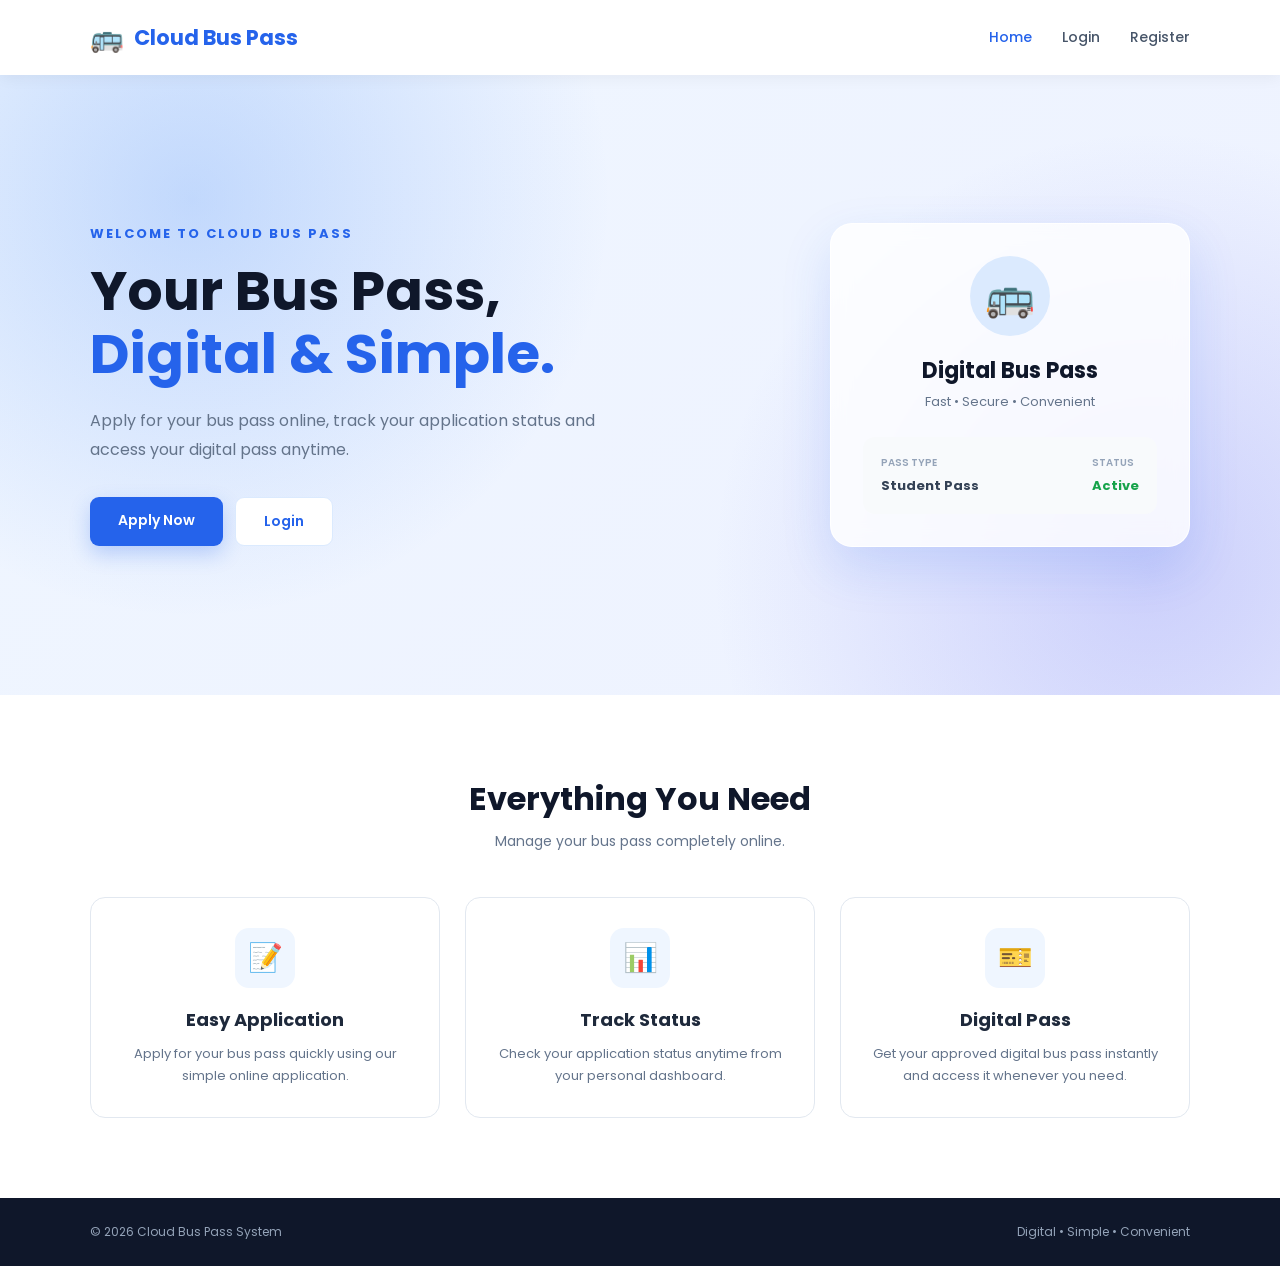
<file: frontend/index.html>
<!DOCTYPE html>
<html lang="en">

<head>
    <meta charset="UTF-8">
    <meta name="viewport" content="width=device-width, initial-scale=1.0">

    <title>Cloud Bus Pass System</title>

    <link rel="stylesheet" href="css/style.css">
</head>

<body>

    <!-- ================= NAVBAR ================= -->

    <header class="navbar">

        <div class="logo">
            <span>🚌</span>
            Cloud Bus Pass
        </div>

        <nav>
            <a href="index.html" class="active">Home</a>
            <a href="login.html">Login</a>
            <a href="register.html">Register</a>
        </nav>

    </header>


    <!-- ================= HERO SECTION ================= -->

    <section class="hero">

        <div class="hero-content">

            <div class="hero-text">

                <p class="welcome-text">
                    WELCOME TO CLOUD BUS PASS
                </p>

                <h1>
                    Your Bus Pass,
                    <span>Digital & Simple.</span>
                </h1>

                <p class="description">
                    Apply for your bus pass online, track your application
                    status and access your digital pass anytime.
                </p>

                <div class="hero-buttons">

                    <a href="register.html" class="primary-btn">
                        Apply Now
                    </a>

                    <a href="login.html" class="secondary-btn">
                        Login
                    </a>

                </div>

            </div>


            <!-- ================= HERO CARD ================= -->

            <div class="hero-card">

                <div class="bus-icon">
                    🚌
                </div>

                <h2>Digital Bus Pass</h2>

                <p>
                    Fast • Secure • Convenient
                </p>

                <div class="pass-preview">

                    <div>
                        <small>PASS TYPE</small>
                        <strong>Student Pass</strong>
                    </div>

                    <div>
                        <small>STATUS</small>
                        <strong class="approved">Active</strong>
                    </div>

                </div>

            </div>

        </div>

    </section>


    <!-- ================= FEATURES ================= -->

    <section class="features">

        <h2>Everything You Need</h2>

        <p class="section-text">
            Manage your bus pass completely online.
        </p>

        <div class="feature-container">

            <div class="feature-card">
                <div class="feature-icon">📝</div>
                <h3>Easy Application</h3>
                <p>
                    Apply for your bus pass quickly using our simple
                    online application.
                </p>
            </div>

            <div class="feature-card">
                <div class="feature-icon">📊</div>
                <h3>Track Status</h3>
                <p>
                    Check your application status anytime from your
                    personal dashboard.
                </p>
            </div>

            <div class="feature-card">
                <div class="feature-icon">🎫</div>
                <h3>Digital Pass</h3>
                <p>
                    Get your approved digital bus pass instantly
                    and access it whenever you need.
                </p>
            </div>

        </div>

    </section>


    <!-- ================= FOOTER ================= -->

    <footer>

        <p>
            © 2026 Cloud Bus Pass System
        </p>

        <p>
            Digital • Simple • Convenient
        </p>

    </footer>

</body>

</html>
</file>
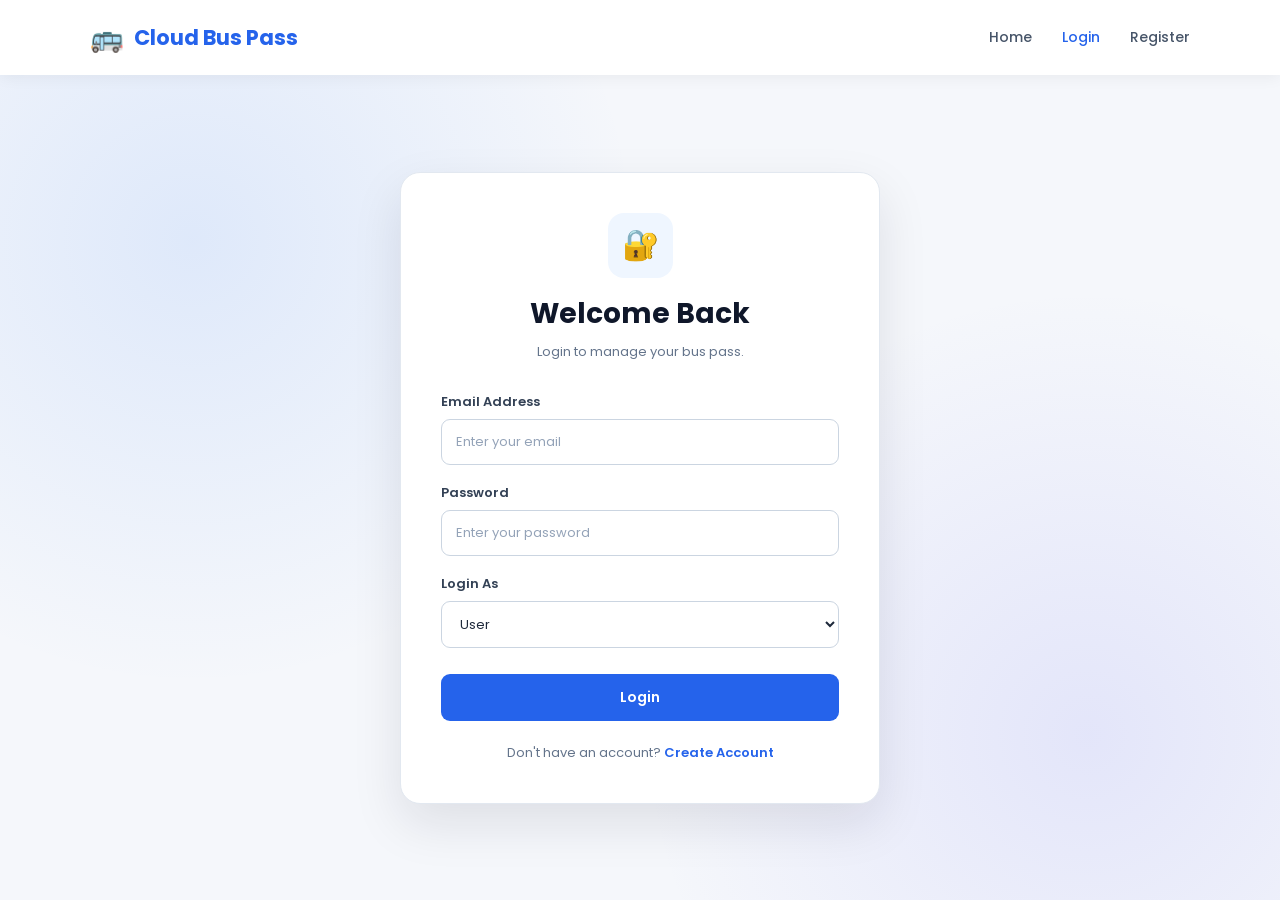
<file: frontend/admin-dashboard.html>
<!DOCTYPE html>
<html lang="en">

<head>
    <meta charset="UTF-8">
    <meta name="viewport" content="width=device-width, initial-scale=1.0">

    <title>Admin Dashboard - Cloud Bus Pass</title>

    <link rel="stylesheet" href="css/style.css">
</head>

<body>

    <!-- ================= NAVBAR ================= -->

    <header class="navbar">

        <div class="logo">
            <span>🚌</span>
            Cloud Bus Pass - Admin
        </div>

        <nav>
            <a href="admin-dashboard.html" class="active">
                Applications
            </a>

            <a href="index.html">
                Logout
            </a>
        </nav>

    </header>


    <!-- ================= ADMIN DASHBOARD ================= -->

    <main class="admin-page">

        <section class="admin-header">

            <div>

                <p class="welcome-text">
                    ADMIN PANEL
                </p>

                <h1>
                    Application Management
                </h1>

                <p>
                    Review and manage bus pass applications.
                </p>

            </div>

        </section>


        <!-- ================= STAT CARDS ================= -->

        <section class="admin-stats">

            <div class="admin-stat-card">

                <div class="admin-stat-icon">
                    📋
                </div>

                <div>
                    <span>Total Applications</span>
                    <strong id="totalApplications">0</strong>
                </div>

            </div>


            <div class="admin-stat-card">

                <div class="admin-stat-icon">
                    ⏳
                </div>

                <div>
                    <span>Pending</span>
                    <strong id="pendingApplications">0</strong>
                </div>

            </div>


            <div class="admin-stat-card">

                <div class="admin-stat-icon">
                    ✅
                </div>

                <div>
                    <span>Approved</span>
                    <strong id="approvedApplications">0</strong>
                </div>

            </div>


            <div class="admin-stat-card">

                <div class="admin-stat-icon">
                    ❌
                </div>

                <div>
                    <span>Rejected</span>
                    <strong id="rejectedApplications">0</strong>
                </div>

            </div>

        </section>


        <!-- ================= APPLICATION TABLE ================= -->

        <section class="applications-section">

            <div class="section-title">

                <h2>
                    Bus Pass Applications
                </h2>

                <p>
                    Review applications and update their status.
                </p>

            </div>


            <div class="table-container">

                <table>

                    <thead>

                        <tr>

                            <th>ID</th>

                            <th>Passenger</th>

                            <th>Email</th>

                            <th>Phone</th>

                            <th>Route</th>

                            <th>Pass Type</th>

                            <th>Status</th>

                            <th>Action</th>

                        </tr>

                    </thead>


                    <tbody id="applicationTableBody">

                        <tr>

                            <td colspan="8">
                                Loading applications...
                            </td>

                        </tr>

                    </tbody>

                </table>

            </div>

        </section>

    </main>


    <script src="js/script.js"></script>

</body>

</html>
</file>
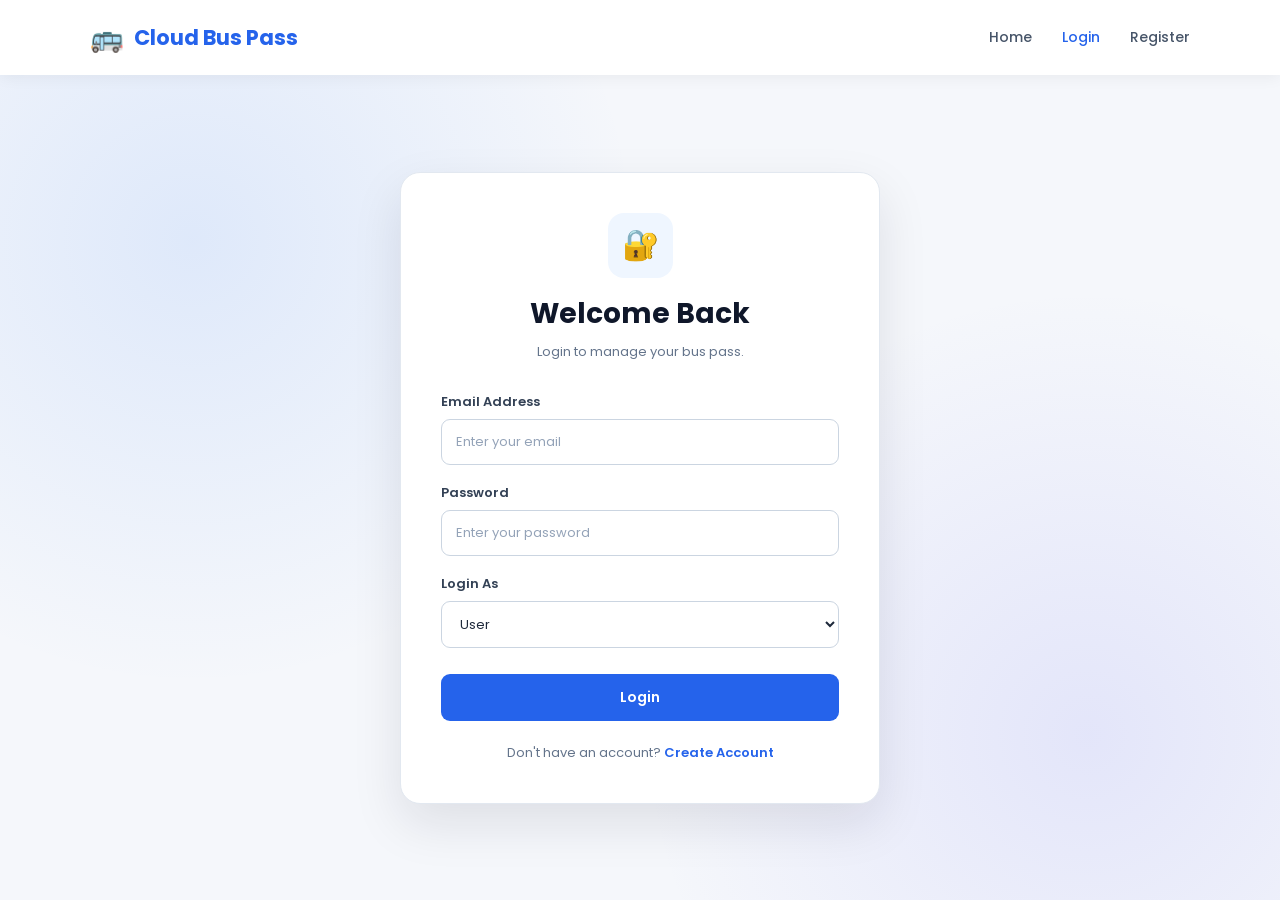
<file: frontend/apply-pass.html>
<!DOCTYPE html>
<html lang="en">

<head>
    <meta charset="UTF-8">
    <meta name="viewport" content="width=device-width, initial-scale=1.0">

    <title>Apply Pass - Cloud Bus Pass</title>

    <link rel="stylesheet" href="css/style.css">
</head>

<body>

    <!-- ================= NAVBAR ================= -->

    <header class="navbar">

        <div class="logo">
            <span>🚌</span>
            Cloud Bus Pass
        </div>

        <nav>
            <a href="dashboard.html">Dashboard</a>
            <a href="apply-pass.html" class="active">Apply Pass</a>
            <a href="status.html">Status</a>
            <a href="digitalpass.html">Digital Pass</a>
            <a href="index.html">Logout</a>
        </nav>

    </header>


    <!-- ================= APPLY PASS ================= -->

    <section class="form-section">

        <div class="form-card apply-card">

            <div class="form-header">

                <div class="form-icon">
                    🚌
                </div>

                <h1>Apply for Bus Pass</h1>

                <p>
                    Fill in your details to submit a bus pass application.
                </p>

            </div>


            <form id="applyPassForm">

                <!-- PASSENGER NAME -->

                <div class="input-group">

                    <label for="passengerName">
                        Passenger Name
                    </label>

                    <input
                        type="text"
                        id="passengerName"
                        placeholder="Enter passenger name"
                        required
                    >

                </div>


                <!-- EMAIL -->

                <div class="input-group">

                    <label for="passengerEmail">
                        Email Address
                    </label>

                    <input
                        type="email"
                        id="passengerEmail"
                        placeholder="Enter email address"
                        required
                    >

                </div>


                <!-- PHONE -->

                <div class="input-group">

                    <label for="passengerPhone">
                        Phone Number
                    </label>

                    <input
                        type="tel"
                        id="passengerPhone"
                        placeholder="Enter 10-digit phone number"
                        maxlength="10"
                        required
                    >

                </div>


                <!-- BUS ROUTE -->

                <div class="input-group">

                    <label for="busRoute">
                        Bus Route
                    </label>

                    <select id="busRoute" required>

                        <option value="">
                            Select your route
                        </option>

                        <option value="Salem to College">
                            Salem to College
                        </option>

                        <option value="Trichy to College">
                            Trichy to College
                        </option>

                        <option value="Namakkal to College">
                            Namakkal to College
                        </option>

                        <option value="Erode to College">
                            Erode to College
                        </option>

                    </select>

                </div>


                <!-- PASS TYPE -->

                <div class="input-group">

                    <label for="passType">
                        Pass Type
                    </label>

                    <select id="passType" required>

                        <option value="">
                            Select pass type
                        </option>

                        <option value="Student">
                            Student Pass
                        </option>

                        <option value="Regular">
                            Regular Pass
                        </option>

                    </select>

                </div>


                <button
                    type="submit"
                    class="form-btn"
                >
                    Submit Application
                </button>

            </form>


            <p class="form-footer">

                <a href="dashboard.html">
                    ← Back to Dashboard
                </a>

            </p>

        </div>

    </section>


    <script src="js/script.js"></script>

</body>

</html>
</file>
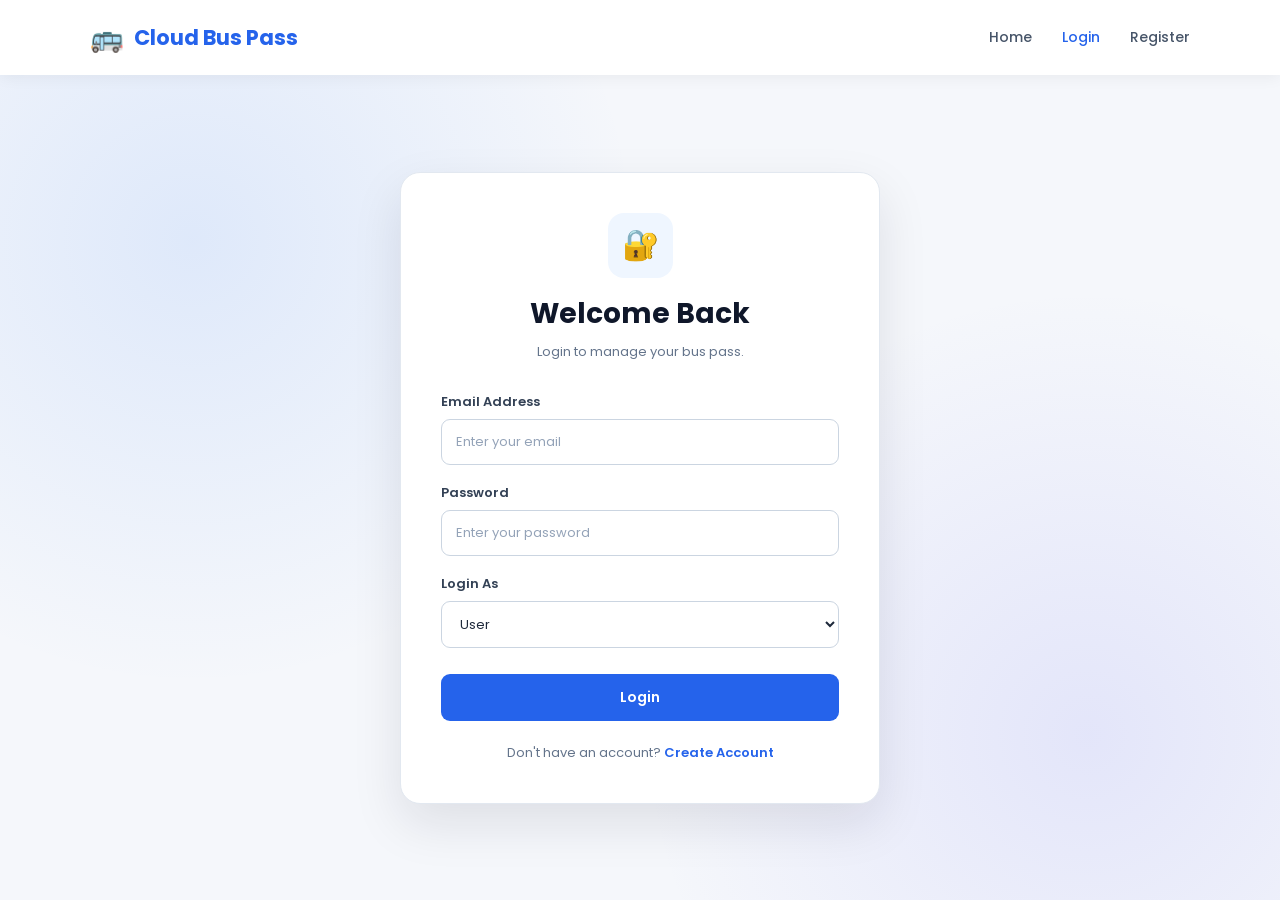
<file: frontend/dashboard.html>
<!DOCTYPE html>
<html lang="en">

<head>
    <meta charset="UTF-8">
    <meta name="viewport" content="width=device-width, initial-scale=1.0">

    <title>Dashboard - Cloud Bus Pass</title>

    <link rel="stylesheet" href="css/style.css">
</head>

<body>

    <!-- ================= NAVBAR ================= -->

    <header class="navbar">

        <div class="logo">
            <span>🚌</span>
            Cloud Bus Pass
        </div>

        <nav>
            <a href="dashboard.html" class="active">Dashboard</a>
            <a href="apply-pass.html">Apply Pass</a>
            <a href="status.html">Status</a>
            <a href="digitalpass.html">Digital Pass</a>
            <a href="#" id="userLogout">Logout</a>
        </nav>

    </header>


    <!-- ================= DASHBOARD ================= -->

    <main class="dashboard-page">

        <section class="dashboard-header">

            <div>
                <p class="welcome-text">
                    USER DASHBOARD
                </p>

                <h1>
                    Welcome Back 👋
                </h1>

                <p>
                    Manage your bus pass application from here.
                </p>
            </div>

        </section>


        <!-- ================= DASHBOARD CARDS ================= -->

        <section class="dashboard-cards">

            <div class="dashboard-card">

                <div class="dashboard-icon">
                    📝
                </div>

                <h2>
                    Apply for Pass
                </h2>

                <p>
                    Submit a new bus pass application.
                </p>

                <a href="apply-pass.html">
                    Apply Now
                </a>

            </div>


            <div class="dashboard-card">

                <div class="dashboard-icon">
                    📊
                </div>

                <h2>
                    Application Status
                </h2>

                <p>
                    Check the current status of your application.
                </p>

                <a href="status.html">
                    View Status
                </a>

            </div>


            <div class="dashboard-card">

                <div class="dashboard-icon">
                    🎫
                </div>

                <h2>
                    Digital Pass
                </h2>

                <p>
                    View your approved digital bus pass.
                </p>

                <a href="digitalpass.html">
                    View Pass
                </a>

            </div>

        </section>


        <!-- ================= INFO SECTION ================= -->

        <section class="dashboard-info">

            <div>

                <h2>
                    Bus Pass Management
                </h2>

                <p>
                    Apply online, track your application and access
                    your digital bus pass easily.
                </p>

            </div>

        </section>

    </main>


    <!-- ================= SCRIPT ================= -->

    <script src="js/script.js"></script>

</body>

</html>
</file>
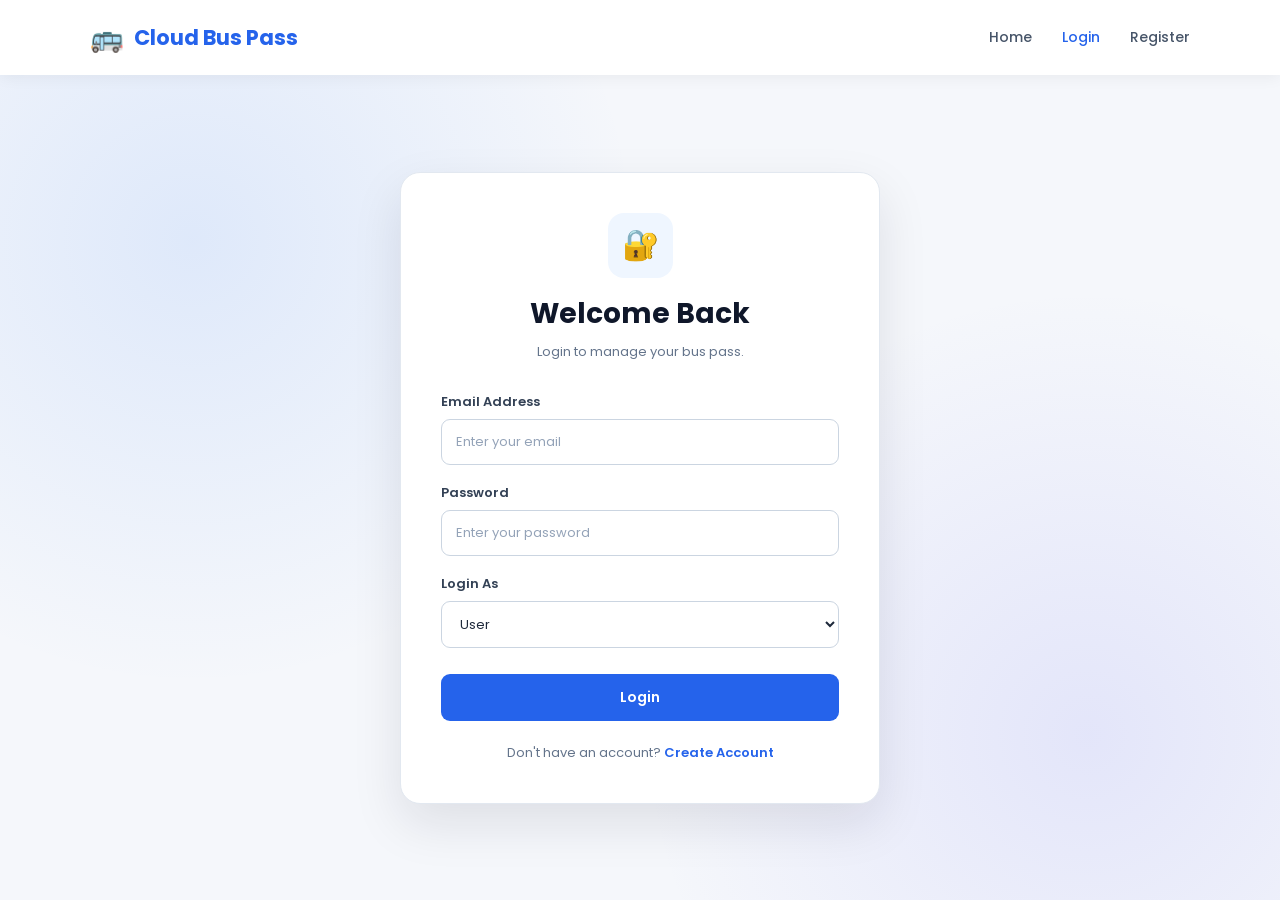
<file: frontend/digitalpass.html>
<!DOCTYPE html>
<html lang="en">

<head>
    <meta charset="UTF-8">
    <meta name="viewport" content="width=device-width, initial-scale=1.0">

    <title>Digital Pass - Cloud Bus Pass</title>

    <link rel="stylesheet" href="css/style.css">
</head>

<body>

    <!-- ================= NAVBAR ================= -->

    <header class="navbar">

        <div class="logo">
            <span>🚌</span>
            Cloud Bus Pass
        </div>

        <nav>
            <a href="dashboard.html">Dashboard</a>
            <a href="apply-pass.html">Apply Pass</a>
            <a href="status.html">Status</a>
            <a href="digitalpass.html" class="active">
                Digital Pass
            </a>
            <a href="index.html">Logout</a>
        </nav>

    </header>


    <!-- ================= DIGITAL PASS ================= -->

    <main class="digital-pass-page">

        <div class="digital-header">

            <p class="welcome-text">
                DIGITAL BUS PASS
            </p>

            <h1>
                Your Digital Pass
            </h1>

            <p>
                Your approved bus pass is available here.
            </p>

        </div>


        <!-- ================= PASS CONTAINER ================= -->

        <div id="digitalPassContainer">

            <div class="digital-card">

                <div class="digital-icon">
                    🎫
                </div>

                <h2>
                    Loading Pass...
                </h2>

                <p>
                    Please wait while we load your digital pass.
                </p>

            </div>

        </div>


        <div class="digital-back">

            <a href="dashboard.html">
                ← Back to Dashboard
            </a>

        </div>

    </main>


    <script src="js/script.js"></script>

</body>

</html>
</file>
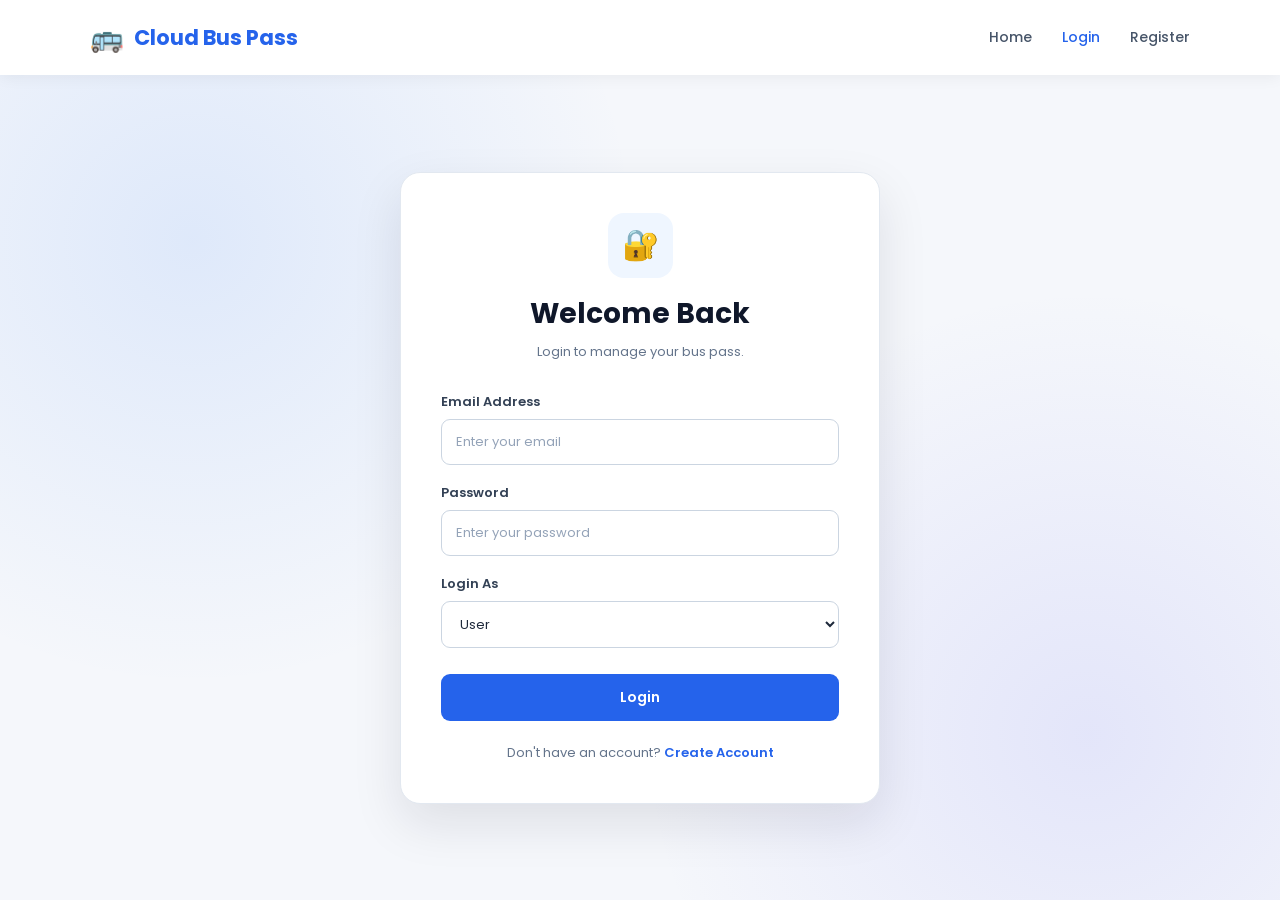
<file: frontend/login.html>
<!DOCTYPE html>
<html lang="en">

<head>
    <meta charset="UTF-8">
    <meta name="viewport" content="width=device-width, initial-scale=1.0">

    <title>Login - Cloud Bus Pass</title>

    <link rel="stylesheet" href="css/style.css">
</head>

<body>

    <!-- ================= NAVBAR ================= -->

    <header class="navbar">

        <div class="logo">
            <span>🚌</span>
            Cloud Bus Pass
        </div>

        <nav>
            <a href="index.html">Home</a>
            <a href="login.html" class="active">Login</a>
            <a href="register.html">Register</a>
        </nav>

    </header>


    <!-- ================= LOGIN SECTION ================= -->

    <section class="form-section">

        <div class="form-card">

            <div class="form-header">

                <div class="form-icon">
                    🔐
                </div>

                <h1>Welcome Back</h1>

                <p>
                    Login to manage your bus pass.
                </p>

            </div>


            <form id="loginForm">

                <!-- EMAIL -->

                <div class="input-group">

                    <label for="loginEmail">
                        Email Address
                    </label>

                    <input
                        type="email"
                        id="loginEmail"
                        placeholder="Enter your email"
                        required
                    >

                </div>


                <!-- PASSWORD -->

                <div class="input-group">

                    <label for="loginPassword">
                        Password
                    </label>

                    <input
                        type="password"
                        id="loginPassword"
                        placeholder="Enter your password"
                        required
                    >

                </div>

                <!-- ================= LOGIN TYPE ================= -->

<div class="input-group">

    <label for="loginType">
        Login As
    </label>

    <select id="loginType" required>

        <option value="user">
            User
        </option>

        <option value="admin">
            Admin
        </option>

    </select>

</div>


                <button
                    type="submit"
                    class="form-btn"
                >
                    Login
                </button>

            </form>


            <p class="form-footer">

                Don't have an account?

                <a href="register.html">
                    Create Account
                </a>

            </p>

        </div>

    </section>


    <script src="js/script.js"></script>

</body>

</html>
</file>
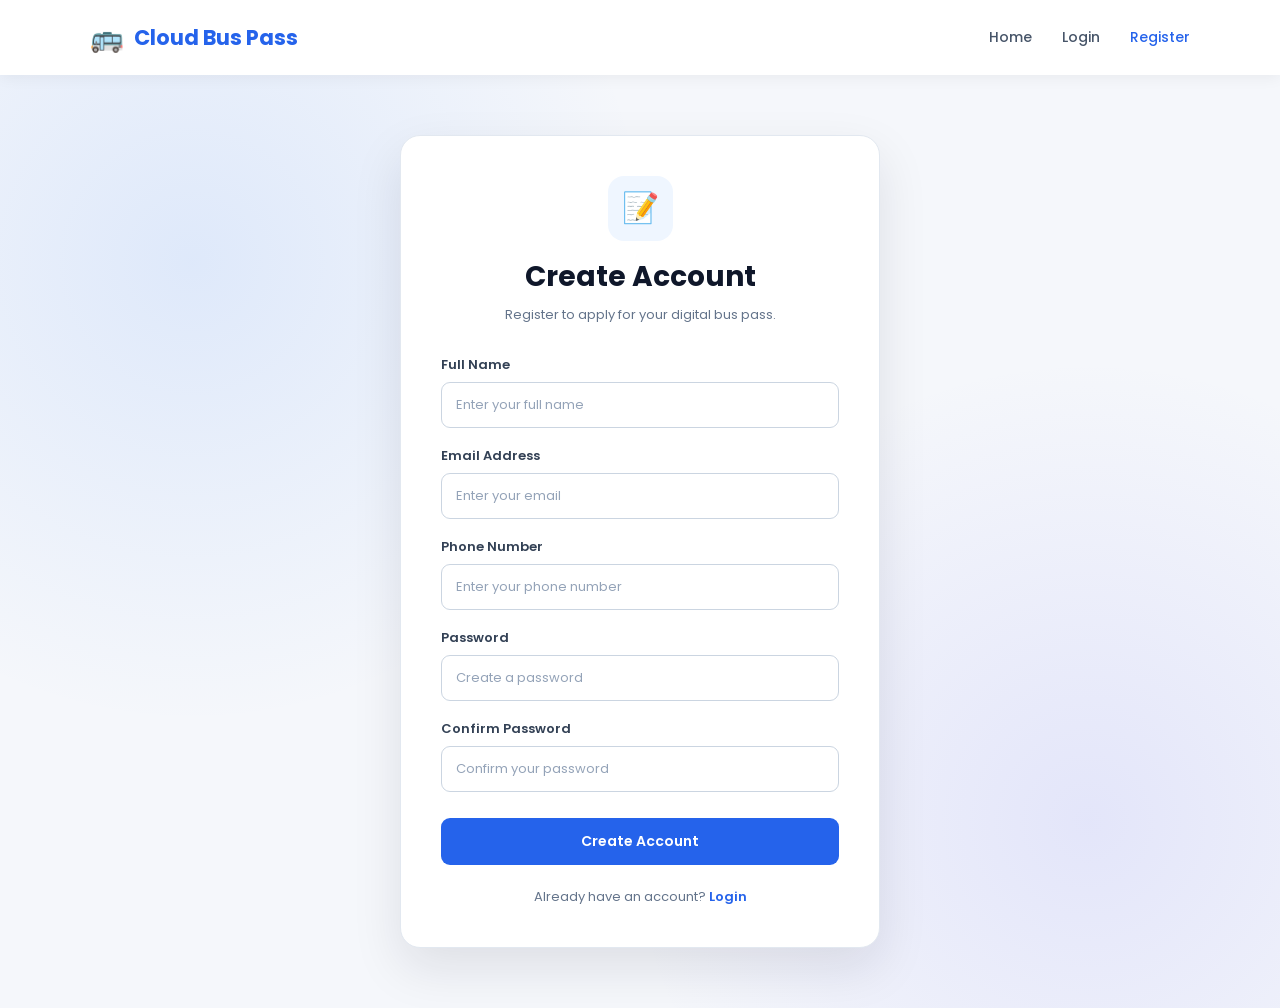
<file: frontend/register.html>
<!DOCTYPE html>
<html lang="en">

<head>
    <meta charset="UTF-8">
    <meta name="viewport" content="width=device-width, initial-scale=1.0">

    <title>Register - Cloud Bus Pass</title>

    <link rel="stylesheet" href="css/style.css">
</head>

<body>

    <!-- ================= NAVBAR ================= -->

    <header class="navbar">

        <div class="logo">
            <span>🚌</span>
            Cloud Bus Pass
        </div>

        <nav>
            <a href="index.html">Home</a>
            <a href="login.html">Login</a>
            <a href="register.html" class="active">Register</a>
        </nav>

    </header>


    <!-- ================= REGISTER SECTION ================= -->

    <section class="form-section">

        <div class="form-card">

            <div class="form-header">

                <div class="form-icon">
                    📝
                </div>

                <h1>Create Account</h1>

                <p>
                    Register to apply for your digital bus pass.
                </p>

            </div>


            <form id="registerForm">

                <!-- FULL NAME -->

                <div class="input-group">

                    <label for="name">
                        Full Name
                    </label>

                    <input
                        type="text"
                        id="name"
                        placeholder="Enter your full name"
                        required
                    >

                </div>


                <!-- EMAIL -->

                <div class="input-group">

                    <label for="email">
                        Email Address
                    </label>

                    <input
                        type="email"
                        id="email"
                        placeholder="Enter your email"
                        required
                    >

                </div>


                <!-- PHONE -->

                <div class="input-group">

                    <label for="phone">
                        Phone Number
                    </label>

                    <input
                        type="tel"
                        id="phone"
                        placeholder="Enter your phone number"
                        maxlength="10"
                        required
                    >

                </div>


                <!-- PASSWORD -->

                <div class="input-group">

                    <label for="password">
                        Password
                    </label>

                    <input
                        type="password"
                        id="password"
                        placeholder="Create a password"
                        required
                    >

                </div>


                <!-- CONFIRM PASSWORD -->

                <div class="input-group">

                    <label for="confirmPassword">
                        Confirm Password
                    </label>

                    <input
                        type="password"
                        id="confirmPassword"
                        placeholder="Confirm your password"
                        required
                    >

                </div>


                <button
                    type="submit"
                    class="form-btn"
                >
                    Create Account
                </button>


            </form>


            <p class="form-footer">

                Already have an account?

                <a href="login.html">
                    Login
                </a>

            </p>

        </div>

    </section>


    <!-- ================= SCRIPT ================= -->

    <script src="js/script.js"></script>

</body>

</html>
</file>
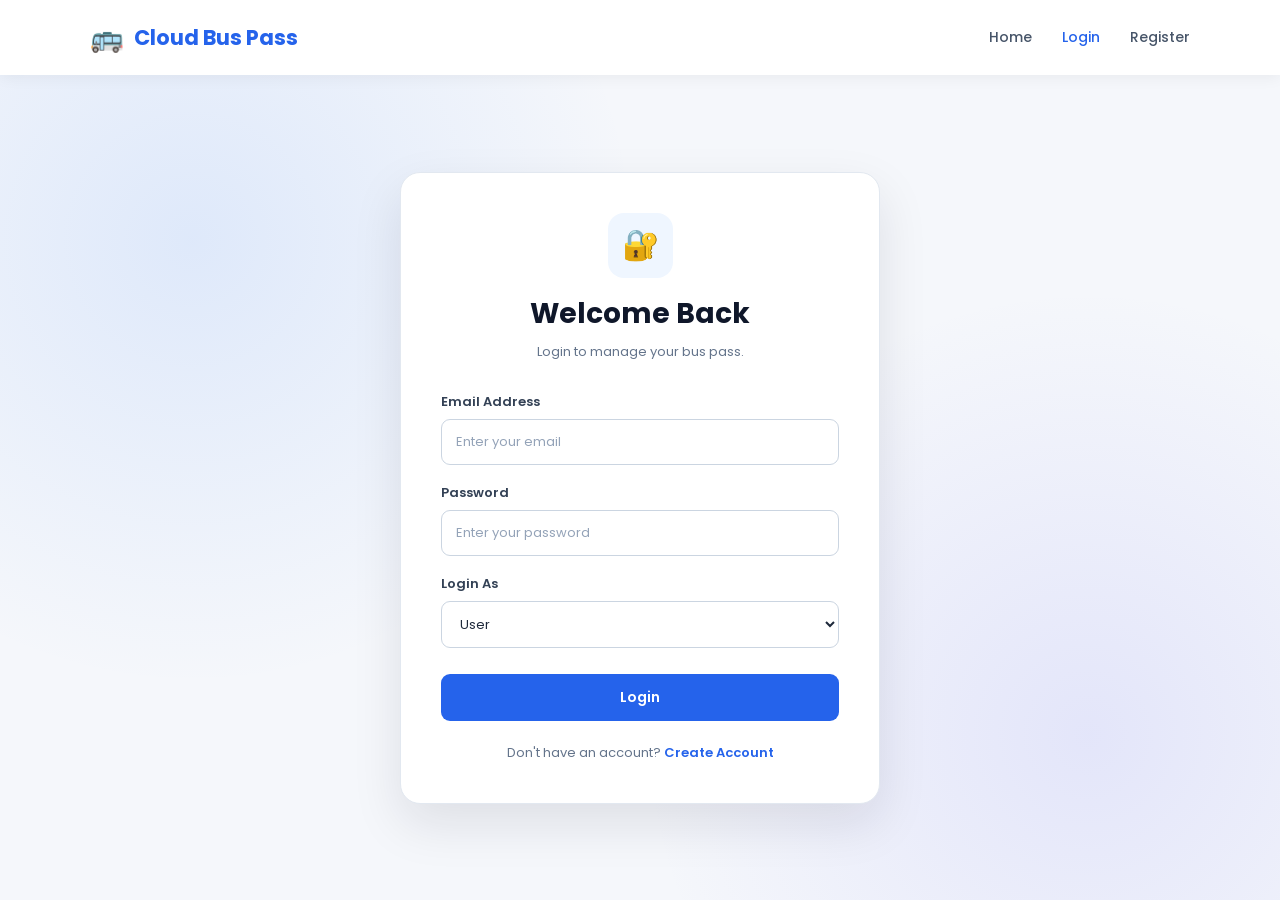
<file: frontend/status.html>
<!DOCTYPE html>
<html lang="en">

<head>
    <meta charset="UTF-8">
    <meta name="viewport" content="width=device-width, initial-scale=1.0">

    <title>Application Status - Cloud Bus Pass</title>

    <link rel="stylesheet" href="css/style.css">
</head>

<body>

    <!-- ================= NAVBAR ================= -->

    <header class="navbar">

        <div class="logo">
            <span>🚌</span>
            Cloud Bus Pass
        </div>

        <nav>
            <a href="dashboard.html">Dashboard</a>
            <a href="apply-pass.html">Apply Pass</a>
            <a href="status.html" class="active">Status</a>
            <a href="digitalpass.html">Digital Pass</a>
            <a href="index.html">Logout</a>
        </nav>

    </header>


    <!-- ================= STATUS SECTION ================= -->

    <main class="status-page">

        <div class="status-header">

            <p class="welcome-text">
                APPLICATION TRACKING
            </p>

            <h1>
                Application Status
            </h1>

            <p>
                Track your bus pass application here.
            </p>

        </div>


        <!-- ================= STATUS CARD ================= -->

        <div id="statusContainer">

            <div class="status-card">

                <div class="status-icon">
                    📋
                </div>

                <h2>
                    Loading Application...
                </h2>

                <p>
                    Please wait while we load your application.
                </p>

            </div>

        </div>


        <div class="status-back">

            <a href="dashboard.html">
                ← Back to Dashboard
            </a>

        </div>

    </main>


    <script src="js/script.js"></script>

</body>

</html>
</file>
<file: frontend/css/style.css>
@import url('https://fonts.googleapis.com/css2?family=Poppins:wght@300;400;500;600;700&display=swap');

* {
    margin: 0;
    padding: 0;
    box-sizing: border-box;
    font-family: 'Poppins', sans-serif;
}

body {
    background: #f5f7fb;
    color: #1e293b;
}

/* ================= NAVBAR ================= */

.navbar {
    width: 100%;
    height: 75px;
    padding: 0 7%;
    display: flex;
    align-items: center;
    justify-content: space-between;

    background: #ffffff;

    box-shadow: 0 2px 15px rgba(0, 0, 0, 0.06);

    position: relative;
    z-index: 10;
}

.logo {
    display: flex;
    align-items: center;
    gap: 10px;

    font-size: 21px;
    font-weight: 700;

    color: #2563eb;
}

.logo span {
    font-size: 27px;
}

.navbar nav {
    display: flex;
    align-items: center;
    gap: 30px;
}

.navbar nav a {
    text-decoration: none;
    color: #475569;

    font-size: 14px;
    font-weight: 500;

    transition: 0.3s;
}

.navbar nav a:hover,
.navbar nav a.active {
    color: #2563eb;
}


/* ================= HERO ================= */

.hero {
    min-height: 620px;

    background:
        radial-gradient(
            circle at 15% 20%,
            rgba(59, 130, 246, 0.25),
            transparent 35%
        ),
        radial-gradient(
            circle at 90% 80%,
            rgba(99, 102, 241, 0.25),
            transparent 35%
        ),
        linear-gradient(
            135deg,
            #eff6ff,
            #eef2ff
        );

    display: flex;
    align-items: center;

    padding: 70px 7%;
}

.hero-content {
    width: 100%;
    max-width: 1200px;

    margin: auto;

    display: flex;
    align-items: center;
    justify-content: space-between;

    gap: 70px;
}


/* ================= HERO TEXT ================= */

.hero-text {
    max-width: 600px;
}

.welcome-text {
    color: #2563eb;

    font-size: 13px;
    font-weight: 700;

    letter-spacing: 2px;

    margin-bottom: 15px;
}

.hero-text h1 {
    font-size: 55px;

    line-height: 1.15;

    color: #0f172a;

    margin-bottom: 22px;
}

.hero-text h1 span {
    display: block;

    color: #2563eb;
}

.description {
    color: #64748b;

    font-size: 16px;

    line-height: 1.8;

    max-width: 540px;

    margin-bottom: 32px;
}


/* ================= BUTTONS ================= */

.hero-buttons {
    display: flex;
    gap: 12px;
}

.primary-btn,
.secondary-btn {
    display: inline-block;

    padding: 13px 28px;

    border-radius: 9px;

    text-decoration: none;

    font-size: 14px;
    font-weight: 600;

    transition: 0.3s;
}

.primary-btn {
    background: #2563eb;
    color: #ffffff;

    box-shadow: 0 8px 20px rgba(37, 99, 235, 0.25);
}

.primary-btn:hover {
    background: #1d4ed8;

    transform: translateY(-2px);
}

.secondary-btn {
    background: #ffffff;

    color: #2563eb;

    border: 1px solid #dbeafe;
}

.secondary-btn:hover {
    background: #eff6ff;

    transform: translateY(-2px);
}


/* ================= HERO CARD ================= */

.hero-card {
    width: 360px;

    padding: 32px;

    border-radius: 22px;

    background: rgba(255, 255, 255, 0.8);

    border: 1px solid rgba(255, 255, 255, 0.9);

    box-shadow:
        0 20px 50px rgba(37, 99, 235, 0.15);

    backdrop-filter: blur(10px);

    text-align: center;
}

.bus-icon {
    width: 80px;
    height: 80px;

    margin: 0 auto 18px;

    border-radius: 50%;

    display: flex;
    align-items: center;
    justify-content: center;

    background: #dbeafe;

    font-size: 40px;
}

.hero-card h2 {
    color: #0f172a;

    font-size: 22px;

    margin-bottom: 5px;
}

.hero-card > p {
    color: #64748b;

    font-size: 13px;

    margin-bottom: 25px;
}


/* ================= PASS PREVIEW ================= */

.pass-preview {
    background: #f8fafc;

    border-radius: 12px;

    padding: 18px;

    display: flex;

    justify-content: space-between;

    text-align: left;
}

.pass-preview div {
    display: flex;

    flex-direction: column;

    gap: 5px;
}

.pass-preview small {
    color: #94a3b8;

    font-size: 10px;

    font-weight: 600;
}

.pass-preview strong {
    color: #334155;

    font-size: 13px;
}

.pass-preview .approved {
    color: #16a34a;
}


/* ================= FEATURES ================= */

.features {
    padding: 80px 7%;

    text-align: center;

    background: #ffffff;
}

.features h2 {
    color: #0f172a;

    font-size: 32px;

    margin-bottom: 8px;
}

.section-text {
    color: #64748b;

    font-size: 14px;

    margin-bottom: 45px;
}

.feature-container {
    max-width: 1100px;

    margin: auto;

    display: grid;

    grid-template-columns:
        repeat(3, 1fr);

    gap: 25px;
}

.feature-card {
    padding: 30px 25px;

    background: #ffffff;

    border: 1px solid #e2e8f0;

    border-radius: 15px;

    transition: 0.3s;
}

.feature-card:hover {
    transform: translateY(-5px);

    box-shadow:
        0 15px 35px rgba(15, 23, 42, 0.08);
}

.feature-icon {
    width: 60px;
    height: 60px;

    margin: 0 auto 18px;

    display: flex;
    align-items: center;
    justify-content: center;

    border-radius: 14px;

    background: #eff6ff;

    font-size: 28px;
}

.feature-card h3 {
    color: #1e293b;

    font-size: 18px;

    margin-bottom: 10px;
}

.feature-card p {
    color: #64748b;

    font-size: 13px;

    line-height: 1.7;
}


/* ================= FOOTER ================= */

footer {
    padding: 25px 7%;

    background: #0f172a;

    color: #94a3b8;

    display: flex;

    justify-content: space-between;

    font-size: 12px;
}


/* ================= RESPONSIVE ================= */

@media (max-width: 900px) {

    .hero {
        padding: 60px 5%;
    }

    .hero-content {
        flex-direction: column;

        text-align: center;

        gap: 45px;
    }

    .hero-text {
        max-width: 700px;
    }

    .hero-text h1 {
        font-size: 45px;
    }

    .description {
        margin-left: auto;
        margin-right: auto;
    }

    .hero-buttons {
        justify-content: center;
    }

    .feature-container {
        grid-template-columns: 1fr;
        max-width: 500px;
    }
}


@media (max-width: 600px) {

    .navbar {
        height: auto;

        padding: 18px 5%;

        flex-direction: column;

        gap: 15px;
    }

    .navbar nav {
        gap: 18px;
    }

    .hero {
        padding: 50px 5%;
    }

    .hero-text h1 {
        font-size: 36px;
    }

    .hero-card {
        width: 100%;
        max-width: 360px;
    }

    .hero-buttons {
        flex-direction: column;
    }

    .primary-btn,
    .secondary-btn {
        width: 100%;
    }

    footer {
        flex-direction: column;

        text-align: center;

        gap: 8px;
    }
}

/* ================= FORM SECTION ================= */

.form-section {
    min-height: calc(100vh - 75px);

    display: flex;
    align-items: center;
    justify-content: center;

    padding: 60px 20px;

    background:
        radial-gradient(
            circle at 15% 20%,
            rgba(59, 130, 246, 0.12),
            transparent 35%
        ),
        radial-gradient(
            circle at 85% 80%,
            rgba(99, 102, 241, 0.12),
            transparent 35%
        ),
        #f5f7fb;
}


/* ================= FORM CARD ================= */

.form-card {
    width: 100%;
    max-width: 480px;

    padding: 40px;

    background: #ffffff;

    border: 1px solid #e2e8f0;

    border-radius: 20px;

    box-shadow:
        0 20px 50px rgba(15, 23, 42, 0.10);
}


/* ================= FORM HEADER ================= */

.form-header {
    text-align: center;

    margin-bottom: 30px;
}

.form-icon {
    width: 65px;
    height: 65px;

    margin: 0 auto 15px;

    display: flex;
    align-items: center;
    justify-content: center;

    background: #eff6ff;

    border-radius: 16px;

    font-size: 30px;
}

.form-header h1 {
    color: #0f172a;

    font-size: 28px;

    margin-bottom: 7px;
}

.form-header p {
    color: #64748b;

    font-size: 13px;
}


/* ================= INPUT GROUP ================= */

.input-group {
    margin-bottom: 18px;
}

.input-group label {
    display: block;

    margin-bottom: 7px;

    color: #334155;

    font-size: 13px;

    font-weight: 600;
}

.input-group input {
    width: 100%;

    padding: 12px 14px;

    border: 1px solid #cbd5e1;

    border-radius: 9px;

    outline: none;

    color: #1e293b;

    background: #ffffff;

    font-size: 13px;

    transition: 0.3s;
}

.input-group input::placeholder {
    color: #94a3b8;
}

.input-group input:focus {
    border-color: #2563eb;

    box-shadow:
        0 0 0 3px rgba(37, 99, 235, 0.10);
}


/* ================= FORM BUTTON ================= */

.form-btn {
    width: 100%;

    padding: 13px;

    margin-top: 8px;

    border: none;

    border-radius: 9px;

    background: #2563eb;

    color: #ffffff;

    font-size: 14px;

    font-weight: 600;

    cursor: pointer;

    transition: 0.3s;
}

.form-btn:hover {
    background: #1d4ed8;

    transform: translateY(-2px);

    box-shadow:
        0 8px 20px rgba(37, 99, 235, 0.25);
}


/* ================= FORM FOOTER ================= */

.form-footer {
    margin-top: 22px;

    text-align: center;

    color: #64748b;

    font-size: 13px;
}

.form-footer a {
    color: #2563eb;

    text-decoration: none;

    font-weight: 600;
}

.form-footer a:hover {
    text-decoration: underline;
}


/* ================= FORM RESPONSIVE ================= */

@media (max-width: 600px) {

    .form-section {
        padding: 40px 15px;
    }

    .form-card {
        padding: 30px 22px;
    }

    .form-header h1 {
        font-size: 24px;
    }
}

/* ================= DASHBOARD ================= */

.dashboard-page {
    min-height: calc(100vh - 75px);
    padding: 60px 7%;
    background: #f5f7fb;
}

.dashboard-header {
    max-width: 1200px;
    margin: 0 auto 40px;
}

.dashboard-header h1 {
    color: #0f172a;
    font-size: 38px;
    margin: 5px 0 8px;
}

.dashboard-header > div > p:last-child {
    color: #64748b;
    font-size: 14px;
}


/* ================= DASHBOARD CARDS ================= */

.dashboard-cards {
    max-width: 1200px;
    margin: auto;

    display: grid;
    grid-template-columns: repeat(3, 1fr);
    gap: 25px;
}

.dashboard-card {
    padding: 30px;

    background: #ffffff;

    border: 1px solid #e2e8f0;
    border-radius: 18px;

    box-shadow: 0 8px 25px rgba(15, 23, 42, 0.06);

    transition: 0.3s;
}

.dashboard-card:hover {
    transform: translateY(-5px);

    box-shadow:
        0 15px 35px rgba(37, 99, 235, 0.12);
}

.dashboard-icon {
    width: 60px;
    height: 60px;

    display: flex;
    align-items: center;
    justify-content: center;

    margin-bottom: 20px;

    background: #eff6ff;

    border-radius: 15px;

    font-size: 28px;
}

.dashboard-card h2 {
    color: #1e293b;
    font-size: 20px;

    margin-bottom: 10px;
}

.dashboard-card p {
    color: #64748b;

    font-size: 13px;
    line-height: 1.7;

    min-height: 45px;

    margin-bottom: 20px;
}

.dashboard-card a {
    display: inline-block;

    padding: 10px 20px;

    background: #2563eb;
    color: #ffffff;

    border-radius: 8px;

    text-decoration: none;

    font-size: 13px;
    font-weight: 600;

    transition: 0.3s;
}

.dashboard-card a:hover {
    background: #1d4ed8;
    transform: translateY(-2px);
}


/* ================= INFO ================= */

.dashboard-info {
    max-width: 1200px;

    margin: 30px auto 0;

    padding: 25px 30px;

    background: #eff6ff;

    border: 1px solid #dbeafe;

    border-radius: 15px;
}

.dashboard-info h2 {
    color: #1e3a8a;

    font-size: 20px;

    margin-bottom: 7px;
}

.dashboard-info p {
    color: #64748b;

    font-size: 13px;
}


/* ================= DASHBOARD RESPONSIVE ================= */

@media (max-width: 900px) {

    .dashboard-cards {
        grid-template-columns: 1fr;
        max-width: 550px;
    }

    .dashboard-header {
        text-align: center;
    }
}

@media (max-width: 600px) {

    .dashboard-page {
        padding: 40px 5%;
    }

    .dashboard-header h1 {
        font-size: 30px;
    }

    .navbar nav {
        flex-wrap: wrap;
        justify-content: center;
    }
}

/* ================= SELECT INPUT ================= */

.input-group select {
    width: 100%;

    padding: 12px 14px;

    border: 1px solid #cbd5e1;

    border-radius: 9px;

    outline: none;

    color: #1e293b;

    background: #ffffff;

    font-size: 13px;

    cursor: pointer;

    transition: 0.3s;
}

.input-group select:focus {
    border-color: #2563eb;

    box-shadow:
        0 0 0 3px rgba(37, 99, 235, 0.10);
}


/* ================= APPLY CARD ================= */

.apply-card {
    max-width: 520px;
}


/* ================= APPLY RESPONSIVE ================= */

@media (max-width: 600px) {

    .apply-card {
        padding: 28px 20px;
    }
}


/* ================= STATUS PAGE ================= */

.status-page {
    min-height: calc(100vh - 75px);

    padding: 60px 7%;

    background: #f5f7fb;

    display: flex;
    flex-direction: column;
    align-items: center;
}


/* ================= STATUS HEADER ================= */

.status-header {
    width: 100%;
    max-width: 900px;

    text-align: center;

    margin-bottom: 35px;
}

.status-header h1 {
    color: #0f172a;

    font-size: 36px;

    margin: 5px 0 8px;
}

.status-header > p:last-child {
    color: #64748b;

    font-size: 14px;
}


/* ================= STATUS CONTAINER ================= */

#statusContainer {
    width: 100%;
    max-width: 700px;
}


/* ================= STATUS CARD ================= */

.status-card {
    background: #ffffff;

    border: 1px solid #e2e8f0;

    border-radius: 18px;

    padding: 35px;

    box-shadow:
        0 10px 30px rgba(15, 23, 42, 0.07);

    text-align: center;
}

.status-icon {
    width: 70px;
    height: 70px;

    margin: 0 auto 18px;

    display: flex;
    align-items: center;
    justify-content: center;

    background: #eff6ff;

    border-radius: 18px;

    font-size: 32px;
}

.status-card h2 {
    color: #1e293b;

    font-size: 22px;

    margin-bottom: 8px;
}

.status-card p {
    color: #64748b;

    font-size: 13px;

    line-height: 1.7;
}


/* ================= STATUS DETAILS ================= */

.status-details {
    margin-top: 25px;

    padding: 22px;

    background: #f8fafc;

    border-radius: 12px;

    text-align: left;
}

.status-row {
    display: flex;

    justify-content: space-between;

    gap: 20px;

    padding: 12px 0;

    border-bottom: 1px solid #e2e8f0;
}

.status-row:last-child {
    border-bottom: none;
}

.status-row span:first-child {
    color: #64748b;

    font-size: 13px;

    font-weight: 500;
}

.status-row span:last-child {
    color: #1e293b;

    font-size: 13px;

    font-weight: 600;

    text-align: right;
}


/* ================= STATUS BADGES ================= */

.status-badge {
    display: inline-block;

    padding: 5px 12px;

    border-radius: 20px;

    font-size: 11px;

    font-weight: 600;
}

.status-pending {
    background: #fef3c7;

    color: #b45309;
}

.status-approved {
    background: #dcfce7;

    color: #15803d;
}

.status-rejected {
    background: #fee2e2;

    color: #b91c1c;
}


/* ================= BACK BUTTON ================= */

.status-back {
    margin-top: 25px;
}

.status-back a {
    text-decoration: none;

    color: #2563eb;

    font-size: 13px;

    font-weight: 600;
}

.status-back a:hover {
    text-decoration: underline;
}


/* ================= RESPONSIVE ================= */

@media (max-width: 600px) {

    .status-page {
        padding: 40px 5%;
    }

    .status-header h1 {
        font-size: 30px;
    }

    .status-card {
        padding: 25px 20px;
    }

    .status-row {
        flex-direction: column;

        gap: 5px;
    }

    .status-row span:last-child {
        text-align: left;
    }
}


/* ================= ADMIN PAGE ================= */

.admin-page {
    min-height: calc(100vh - 75px);

    padding: 55px 7%;

    background: #f5f7fb;
}


/* ================= ADMIN HEADER ================= */

.admin-header {
    max-width: 1200px;

    margin: 0 auto 35px;
}

.admin-header h1 {
    color: #0f172a;

    font-size: 36px;

    margin: 5px 0 8px;
}

.admin-header > div > p:last-child {
    color: #64748b;

    font-size: 14px;
}


/* ================= ADMIN STATS ================= */

.admin-stats {
    max-width: 1200px;

    margin: 0 auto 35px;

    display: grid;

    grid-template-columns:
        repeat(4, 1fr);

    gap: 18px;
}

.admin-stat-card {
    padding: 22px;

    background: #ffffff;

    border: 1px solid #e2e8f0;

    border-radius: 15px;

    display: flex;

    align-items: center;

    gap: 15px;

    box-shadow:
        0 7px 20px rgba(15, 23, 42, 0.05);
}

.admin-stat-icon {
    width: 52px;
    height: 52px;

    flex-shrink: 0;

    display: flex;

    align-items: center;
    justify-content: center;

    background: #eff6ff;

    border-radius: 13px;

    font-size: 24px;
}

.admin-stat-card span {
    display: block;

    color: #64748b;

    font-size: 11px;

    margin-bottom: 4px;
}

.admin-stat-card strong {
    color: #0f172a;

    font-size: 24px;
}


/* ================= APPLICATION SECTION ================= */

.applications-section {
    max-width: 1200px;

    margin: auto;

    background: #ffffff;

    border: 1px solid #e2e8f0;

    border-radius: 18px;

    overflow: hidden;

    box-shadow:
        0 8px 25px rgba(15, 23, 42, 0.05);
}

.section-title {
    padding: 25px 28px;

    border-bottom: 1px solid #e2e8f0;
}

.section-title h2 {
    color: #1e293b;

    font-size: 20px;

    margin-bottom: 5px;
}

.section-title p {
    color: #64748b;

    font-size: 12px;
}


/* ================= TABLE ================= */

.table-container {
    width: 100%;

    overflow-x: auto;
}

table {
    width: 100%;

    border-collapse: collapse;

    min-width: 950px;
}

thead {
    background: #f8fafc;
}

th {
    padding: 15px;

    text-align: left;

    color: #475569;

    font-size: 11px;

    font-weight: 600;

    white-space: nowrap;
}

td {
    padding: 15px;

    border-top: 1px solid #e2e8f0;

    color: #334155;

    font-size: 12px;

    white-space: nowrap;
}

tbody tr:hover {
    background: #f8fafc;
}


/* ================= ADMIN ACTION BUTTONS ================= */

.action-btn {
    padding: 7px 12px;

    border: none;

    border-radius: 6px;

    font-size: 11px;

    font-weight: 600;

    cursor: pointer;

    margin-right: 5px;

    transition: 0.3s;
}

.approve-btn {
    background: #dcfce7;

    color: #15803d;
}

.approve-btn:hover {
    background: #bbf7d0;
}

.reject-btn {
    background: #fee2e2;

    color: #b91c1c;
}

.reject-btn:hover {
    background: #fecaca;
}


/* ================= ADMIN STATUS ================= */

.admin-status {
    display: inline-block;

    padding: 5px 10px;

    border-radius: 20px;

    font-size: 10px;

    font-weight: 600;
}

.admin-status.pending {
    background: #fef3c7;

    color: #b45309;
}

.admin-status.approved {
    background: #dcfce7;

    color: #15803d;
}

.admin-status.rejected {
    background: #fee2e2;

    color: #b91c1c;
}


/* ================= ADMIN RESPONSIVE ================= */

@media (max-width: 1000px) {

    .admin-stats {
        grid-template-columns:
            repeat(2, 1fr);
    }
}

@media (max-width: 600px) {

    .admin-page {
        padding: 40px 5%;
    }

    .admin-header {
        text-align: center;
    }

    .admin-header h1 {
        font-size: 29px;
    }

    .admin-stats {
        grid-template-columns: 1fr;
    }

    .admin-stat-card {
        padding: 18px;
    }
}


/* ================= DIGITAL PASS PAGE ================= */

.digital-pass-page {
    min-height: calc(100vh - 75px);

    padding: 60px 7%;

    background: #f5f7fb;

    display: flex;
    flex-direction: column;
    align-items: center;
}


/* ================= DIGITAL HEADER ================= */

.digital-header {
    width: 100%;
    max-width: 800px;

    text-align: center;

    margin-bottom: 35px;
}

.digital-header h1 {
    color: #0f172a;

    font-size: 36px;

    margin: 5px 0 8px;
}

.digital-header > p:last-child {
    color: #64748b;

    font-size: 14px;
}


/* ================= DIGITAL CONTAINER ================= */

#digitalPassContainer {
    width: 100%;
    max-width: 550px;
}


/* ================= DIGITAL CARD ================= */

.digital-card {
    background: #ffffff;

    border: 1px solid #e2e8f0;

    border-radius: 20px;

    padding: 35px;

    box-shadow:
        0 12px 35px rgba(15, 23, 42, 0.08);

    text-align: center;
}

.digital-icon {
    width: 75px;
    height: 75px;

    margin: 0 auto 20px;

    display: flex;
    align-items: center;
    justify-content: center;

    background: #eff6ff;

    border-radius: 20px;

    font-size: 36px;
}

.digital-card h2 {
    color: #1e293b;

    font-size: 23px;

    margin-bottom: 8px;
}

.digital-card p {
    color: #64748b;

    font-size: 13px;

    line-height: 1.7;
}


/* ================= PASS DETAILS ================= */

.digital-pass-details {
    margin-top: 25px;

    padding: 22px;

    background: #f8fafc;

    border-radius: 13px;

    text-align: left;
}

.digital-row {
    display: flex;

    justify-content: space-between;

    gap: 20px;

    padding: 12px 0;

    border-bottom: 1px solid #e2e8f0;
}

.digital-row:last-child {
    border-bottom: none;
}

.digital-row span:first-child {
    color: #64748b;

    font-size: 12px;
}

.digital-row span:last-child {
    color: #1e293b;

    font-size: 12px;

    font-weight: 600;

    text-align: right;
}


/* ================= PASS ID ================= */

.pass-id {
    margin-top: 22px;

    padding: 13px;

    background: #eff6ff;

    border: 1px dashed #93c5fd;

    border-radius: 10px;

    text-align: center;
}

.pass-id span {
    display: block;

    color: #64748b;

    font-size: 10px;

    margin-bottom: 4px;
}

.pass-id strong {
    color: #1d4ed8;

    font-size: 17px;

    letter-spacing: 1px;
}


/* ================= DOWNLOAD BUTTON ================= */

.download-pass-btn {
    width: 100%;

    margin-top: 20px;

    padding: 13px;

    border: none;

    border-radius: 9px;

    background: #2563eb;

    color: #ffffff;

    font-size: 13px;

    font-weight: 600;

    cursor: pointer;

    transition: 0.3s;
}

.download-pass-btn:hover {
    background: #1d4ed8;

    transform: translateY(-2px);
}


/* ================= BACK ================= */

.digital-back {
    margin-top: 25px;
}

.digital-back a {
    color: #2563eb;

    text-decoration: none;

    font-size: 13px;

    font-weight: 600;
}

.digital-back a:hover {
    text-decoration: underline;
}


/* ================= RESPONSIVE ================= */

@media (max-width: 600px) {

    .digital-pass-page {
        padding: 40px 5%;
    }

    .digital-header h1 {
        font-size: 30px;
    }

    .digital-card {
        padding: 25px 20px;
    }

    .digital-row {
        flex-direction: column;

        gap: 5px;
    }

    .digital-row span:last-child {
        text-align: left;
    }
}
</file>
